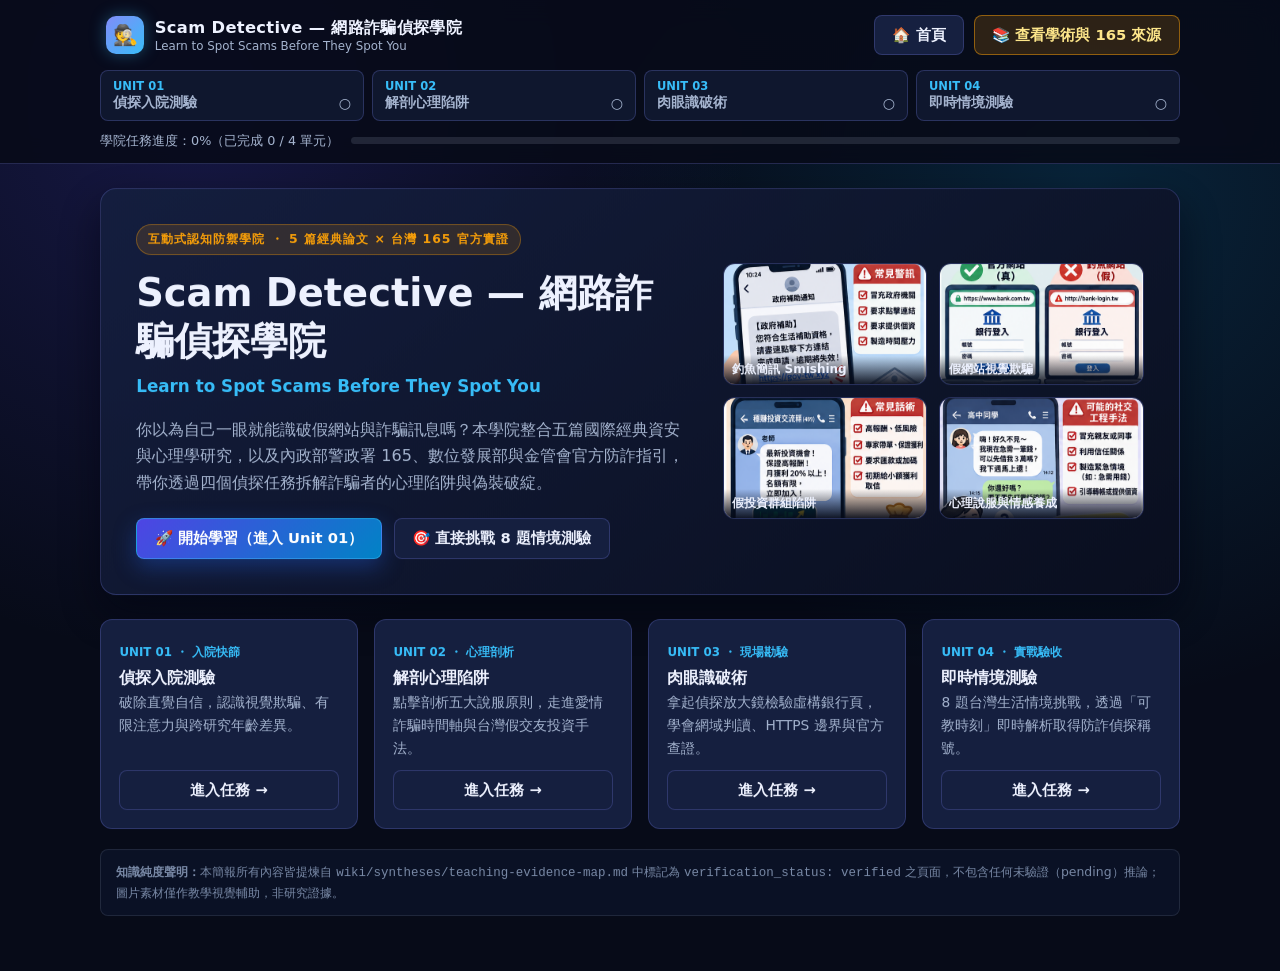
<file: index.html>
<!DOCTYPE html>
<html lang="zh-Hant">
<head>
  <meta charset="UTF-8" />
  <meta http-equiv="refresh" content="0; url=presentation/index.html" />
  <title>Scam Detective — 網路詐騙偵探學院</title>
</head>
<body>
  <p>正在前往 <strong>Scam Detective — 網路詐騙偵探學院</strong> 互動簡報…</p>
  <p>若未自動跳轉，請點擊：<a href="presentation/index.html">開啟互動簡報</a></p>
</body>
</html>
</file>
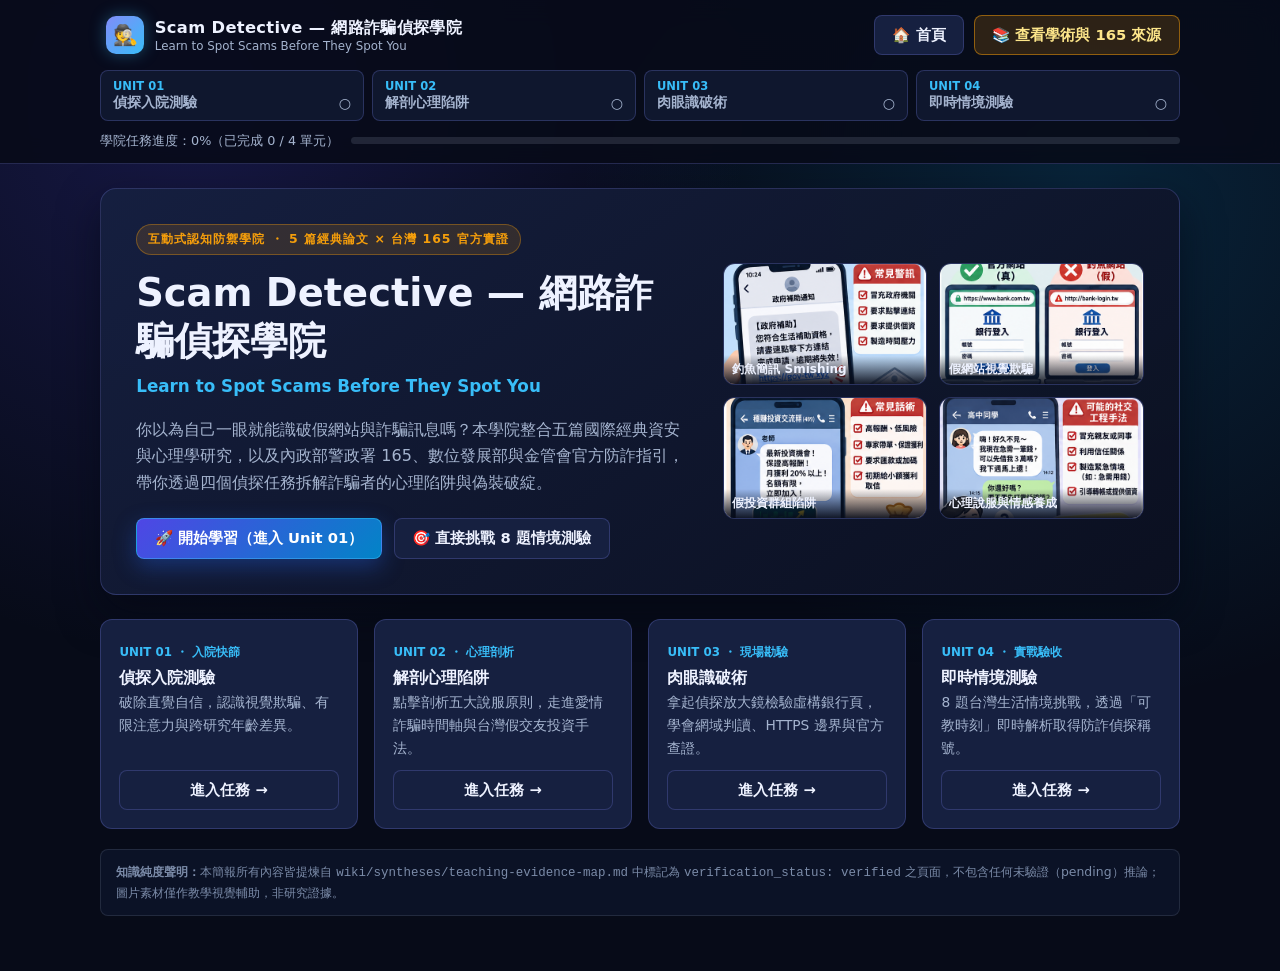
<file: presentation/index.html>
<!DOCTYPE html>
<html lang="zh-Hant">
<head>
  <meta charset="UTF-8" />
  <meta name="viewport" content="width=device-width, initial-scale=1.0" />
  <title>Scam Detective — 網路詐騙偵探學院</title>
  <link rel="stylesheet" href="css/style.css" />
</head>
<body>
  <a href="#main-content" class="skip-link">跳至主要內容</a>

  <header class="top-header">
    <div class="header-inner">
      <button type="button" class="brand-btn" data-nav="home" aria-label="返回 Scam Detective 首頁">
        <span class="brand-badge" aria-hidden="true">🕵️</span>
        <span>
          <span class="brand-title">Scam Detective — 網路詐騙偵探學院</span>
          <span class="brand-sub">Learn to Spot Scams Before They Spot You</span>
        </span>
      </button>
      <div class="header-actions">
        <button type="button" class="btn" data-nav="home">🏠 首頁</button>
        <button type="button" class="btn btn-amber" id="open-sources-btn">📚 查看學術與 165 來源</button>
      </div>
    </div>

    <nav class="unit-bar" aria-label="四大教學單元導覽">
      <div class="unit-tabs" role="tablist">
        <button type="button" class="unit-tab" role="tab" aria-selected="false" data-nav="unit1">
          <span class="tab-num">Unit 01</span>
          <span class="tab-name">偵探入院測驗 <span class="tab-status">○</span></span>
        </button>
        <button type="button" class="unit-tab" role="tab" aria-selected="false" data-nav="unit2">
          <span class="tab-num">Unit 02</span>
          <span class="tab-name">解剖心理陷阱 <span class="tab-status">○</span></span>
        </button>
        <button type="button" class="unit-tab" role="tab" aria-selected="false" data-nav="unit3">
          <span class="tab-num">Unit 03</span>
          <span class="tab-name">肉眼識破術 <span class="tab-status">○</span></span>
        </button>
        <button type="button" class="unit-tab" role="tab" aria-selected="false" data-nav="unit4">
          <span class="tab-num">Unit 04</span>
          <span class="tab-name">即時情境測驗 <span class="tab-status">○</span></span>
        </button>
      </div>
      <div class="progress-wrap">
        <span id="global-progress-text">學院任務進度：0%（已完成 0 / 4 單元）</span>
        <div class="progress-track" aria-hidden="true">
          <div class="progress-fill" id="global-progress-fill"></div>
        </div>
      </div>
    </nav>
  </header>

  <main id="main-content" class="main-container">
    <!-- HOME VIEW -->
    <section id="view-home" class="view-panel active" aria-labelledby="home-heading">
      <div class="hero-card">
        <div>
          <span class="eyebrow">互動式認知防禦學院 ・ 5 篇經典論文 × 台灣 165 官方實證</span>
          <h1 id="home-heading">Scam Detective — 網路詐騙偵探學院</h1>
          <p class="hero-subtitle">Learn to Spot Scams Before They Spot You</p>
          <p class="hero-desc">
            你以為自己一眼就能識破假網站與詐騙訊息嗎？本學院整合五篇國際經典資安與心理學研究，以及內政部警政署 165、數位發展部與金管會官方防詐指引，帶你透過四個偵探任務拆解詐騙者的心理陷阱與偽裝破綻。
          </p>
          <div class="hero-cta">
            <button type="button" class="btn btn-primary" id="start-learning-btn" data-nav="unit1">🚀 開始學習（進入 Unit 01）</button>
            <button type="button" class="btn" data-nav="unit4">🎯 直接挑戰 8 題情境測驗</button>
          </div>
        </div>
        <div class="hero-visual-grid" aria-label="常見詐騙案件視覺導覽">
          <div class="hero-thumb"><img src="../assets/01_phishing_sms.png" alt="釣魚簡訊示意圖" /><span>釣魚簡訊 Smishing</span></div>
          <div class="hero-thumb"><img src="../assets/02_fake_website.png" alt="偽冒網站示意圖" /><span>假網站視覺欺騙</span></div>
          <div class="hero-thumb"><img src="../assets/03_investment_scam.png" alt="假投資詐騙示意圖" /><span>假投資群組陷阱</span></div>
          <div class="hero-thumb"><img src="../assets/04_social_engineering.png" alt="社交工程示意圖" /><span>心理說服與情感養成</span></div>
        </div>
      </div>

      <div class="mission-grid">
        <article class="mission-card">
          <div>
            <span class="mission-tag">UNIT 01 ・ 入院快篩</span>
            <h3>偵探入院測驗</h3>
            <p>破除直覺自信，認識視覺欺騙、有限注意力與跨研究年齡差異。</p>
          </div>
          <button type="button" class="btn" data-nav="unit1">進入任務 →</button>
        </article>
        <article class="mission-card">
          <div>
            <span class="mission-tag">UNIT 02 ・ 心理剖析</span>
            <h3>解剖心理陷阱</h3>
            <p>點擊剖析五大說服原則，走進愛情詐騙時間軸與台灣假交友投資手法。</p>
          </div>
          <button type="button" class="btn" data-nav="unit2">進入任務 →</button>
        </article>
        <article class="mission-card">
          <div>
            <span class="mission-tag">UNIT 03 ・ 現場勘驗</span>
            <h3>肉眼識破術</h3>
            <p>拿起偵探放大鏡檢驗虛構銀行頁，學會網域判讀、HTTPS 邊界與官方查證。</p>
          </div>
          <button type="button" class="btn" data-nav="unit3">進入任務 →</button>
        </article>
        <article class="mission-card">
          <div>
            <span class="mission-tag">UNIT 04 ・ 實戰驗收</span>
            <h3>即時情境測驗</h3>
            <p>8 題台灣生活情境挑戰，透過「可教時刻」即時解析取得防詐偵探稱號。</p>
          </div>
          <button type="button" class="btn" data-nav="unit4">進入任務 →</button>
        </article>
      </div>

      <div class="source-footnote">
        <strong>知識純度聲明：</strong>本簡報所有內容皆提煉自 <code>wiki/syntheses/teaching-evidence-map.md</code> 中標記為 <code>verification_status: verified</code> 之頁面，不包含任何未驗證（pending）推論；圖片素材僅作教學視覺輔助，非研究證據。
      </div>
    </section>

    <!-- UNIT 1 -->
    <section id="view-unit1" class="view-panel" aria-labelledby="u1-heading" aria-hidden="true">
      <div class="unit-header">
        <div>
          <span class="eyebrow">Unit 01 ・ 偵探入院測驗</span>
          <h2 id="u1-heading">你真的能一眼看穿詐騙嗎？</h2>
          <p class="unit-lead">許多人認為「自己很懂網路、不會上當」，但經典研究顯示，人類的直覺與注意力盲點正是釣魚攻擊的突破口。</p>
        </div>
      </div>

      <div class="card">
        <h3>🧪 互動任務：你最信任哪一個網站安全訊號？</h3>
        <div class="grid-2" style="align-items:center;">
          <div>
            <img src="../assets/02_fake_website.png" alt="偽冒網站外觀觀察示意圖" class="case-img" />
            <p class="img-caption">※ 教學情境示意圖（非實驗原圖）</p>
          </div>
          <div>
            <p style="margin-top:0;">請從下方四個選項中，點擊<strong>你平常最容易用來判斷「這網站是真的」</strong>的訊號，立刻看看研究結果怎麼說：</p>
            <div id="u1-options" class="option-list"></div>
          </div>
        </div>
        <div id="u1-feedback" class="feedback-box" aria-live="polite"></div>
      </div>

      <div class="grid-2">
        <div class="card">
          <h3>🔬 關鍵實驗數據（附嚴格研究邊界）</h3>
          <ul>
            <li><strong>單一最逼真仿冒網站（Dhamija 2006, n=22）</strong>：仿冒 Bank of the West 的網頁讓 <strong>90.9%（20/22 人）</strong>誤判。<br/><span style="font-size:0.84rem;color:var(--text-muted);">⚠️ 邊界：僅限該特定高品質仿冒頁的 22 人實驗室結果，不可泛化為所有釣魚網站成功率。</span></li>
            <li><strong>23%（5/22 人）</strong>完全不看瀏覽器網址列與安全指標，只靠網頁外觀判斷；全體 22 人平均辨識錯誤率約 <strong>40%</strong>。</li>
            <li><strong>68%（15/22 人）</strong>在特定自簽 SSL 憑證警告情境下直接點「確定」略過。</li>
          </ul>
        </div>
        <div class="card">
          <h3>⚖️ 跨研究結果差異：年輕人比較不會被騙嗎？</h3>
          <p style="margin-top:0;">兩篇研究對「年齡與釣魚易受騙性」有不同結果（屬<strong>跨研究結果差異</strong>，而非直接矛盾）：</p>
          <ul>
            <li><strong>Dhamija (2006)</strong>：n=22 實驗室測驗，未觀察到年齡顯著關聯（p=.772，小樣本統計效力有限）。</li>
            <li><strong>Kumaraguru (2009)</strong>：CMU 校園 515 人 28 天真實收信實驗（後測年齡 N=267），<strong>18–25 歲組</strong>在所有測試日均顯著更易誤點（Day 0 達 <strong>62.3%</strong>），且資工系（48.2%）未顯著優於他系。</li>
          </ul>
          <div class="callout warn" style="margin-bottom:0;">
            兩篇樣本與場域不同，不可強推一般人口定論，但足以打破「年輕／理工背景＝免疫」的過度自信。
          </div>
        </div>
      </div>

      <div class="unit-nav-footer">
        <button type="button" class="btn" data-step="prev">← 返回首頁</button>
        <button type="button" class="btn btn-primary" data-step="next">前往 Unit 02：解剖心理陷阱 →</button>
      </div>
      <div class="source-footnote">
        學術與 Wiki 出處：Dhamija, Tygar &amp; Hearst (2006, PDF p.1, 3, 5, 7, 9)｜Kumaraguru et al. (2009, PDF p.3, 8–10)｜<code>wiki/papers/Dhamija2006.md</code>、<code>wiki/syntheses/anti-phishing-defenses-and-divergences.md</code>
      </div>
    </section>

    <!-- UNIT 2 -->
    <section id="view-unit2" class="view-panel" aria-labelledby="u2-heading" aria-hidden="true">
      <div class="unit-header">
        <div>
          <span class="eyebrow">Unit 02 ・ 解剖心理陷阱</span>
          <h2 id="u2-heading">詐騙者如何一步一步取得你的信任？</h2>
          <p class="unit-lead">不要只靠找錯字！詐騙訊息常同時按下多個心理按鈕，而在網路交友詐騙中，犯罪者更願意花上數月進行長期情感養成。</p>
        </div>
      </div>

      <!-- Lab 2A -->
      <div class="card">
        <h3>🔎 互動實驗 A：點擊可疑訊息中的 5 個心理陷阱線索</h3>
        <p style="margin-top:0;color:var(--text-muted);">以下是一則<strong>教學模擬訊息</strong>。請點擊畫有虛線框的紅旗片段，逐一辨識 Ferreira et al. (2015) 整合的五大說服原則（<span id="u2-clue-count">已解剖線索：0 / 5</span>）：</p>
        <div class="grid-2" style="align-items:start;">
          <div class="mock-message" aria-label="模擬可疑釣魚郵件">
            <div class="mock-msg-header">
              <strong>寄件人：</strong>security-audit@notice-alert.example<br/>
              <strong>主旨：</strong>緊急帳戶安全補登通知（教學模擬）
            </div>
            <p style="margin:0;">
              <button type="button" class="clue-chip" data-clue-id="clue_auth">【中央銀行資安稽核部】</button>
              正式通知：<button type="button" class="clue-chip" data-clue-id="clue_lsd">親愛的本校師生老朋友您好，我是之前協助您開戶的林專員</button>。
              系統偵測到您的帳戶異常，<button type="button" class="clue-chip" data-clue-id="clue_crc">我們已先為您免費升級 VIP 防護，請配合完成最後一步回報</button>。
              <button type="button" class="clue-chip" data-clue-id="clue_sp">目前已有 98% 用戶完成線上補登</button>，若於
              <button type="button" class="clue-chip" data-clue-id="clue_dis">2 小時內未完成驗證將永久凍結帳戶並扣除違約金</button>。
            </p>
          </div>
          <div>
            <img src="../assets/04_social_engineering.png" alt="社交工程心理操縱示意圖" class="case-img" />
            <div class="callout warn">
              <strong>⚠️ 證據界線提醒：</strong>Ferreira et al. (2015) 分析 52 封英文釣魚郵件，觀察到 LSD 與 DIS 最常出現且原則常組合出現；但<strong>出現頻率不等於詐騙成功率</strong>，多原則同現亦未經實驗證明效果更強。
            </div>
          </div>
        </div>
        <div id="u2-clue-feedback" class="feedback-box" aria-live="polite"></div>
      </div>

      <!-- Lab 2B -->
      <div class="card">
        <h3>💔 互動實驗 B：愛情詐騙與「假交友結合投資」時間軸</h3>
        <p style="margin-top:0;color:var(--text-muted);">
          Whitty (2013) 透過 20 名受害者質性訪談歸納七階段模型（⚠️ 屬質性歸納框架，<strong>並非所有受害者都會走完每個階段</strong>；Near-Win、認知失調與心流屬作者理論詮釋，非因果實驗驗證）。請切換階段並在關鍵時刻做出選擇：
        </p>
        <div class="grid-2" style="align-items:start;">
          <div>
            <div id="u2-timeline-pills" class="timeline-steps"></div>
            <div id="u2-timeline-stage" style="background:var(--bg-surface);border:1px solid var(--border);border-radius:var(--radius-md);padding:1rem;"></div>
          </div>
          <div>
            <img src="../assets/03_investment_scam.png" alt="假投資與假交友投資詐騙示意圖" class="case-img" />
            <div class="callout" style="margin-top:0.75rem;">
              <strong>🏛️ 台灣 165 打詐儀錶板在地觀察：</strong>台灣高發「假交友結合投資」手法，常結合長期情感養成（Grooming）與「初期小額出金、後期以保證金／稅金拒出金」的假投資平台。
            </div>
          </div>
        </div>
      </div>

      <div class="unit-nav-footer">
        <button type="button" class="btn" data-step="prev">← 上一單元：偵探入院測驗</button>
        <button type="button" class="btn btn-primary" data-step="next">前往 Unit 03：肉眼識破術 →</button>
      </div>
      <div class="source-footnote">
        學術與官方出處：Ferreira, Coventry &amp; Lenzini (2015, PDF p.4–5, 8–10)｜Whitty (2013, PDF p.19–32)｜165 打詐儀錶板、165 全民防騙網｜<code>wiki/papers/Ferreira2015.md</code>、<code>wiki/papers/Whitty2013.md</code>
      </div>
    </section>

    <!-- UNIT 3 -->
    <section id="view-unit3" class="view-panel" aria-labelledby="u3-heading" aria-hidden="true">
      <div class="unit-header">
        <div>
          <span class="eyebrow">Unit 03 ・ 肉眼識破術</span>
          <h2 id="u3-heading">網站看起來很真，就一定是真的嗎？</h2>
          <p class="unit-lead">以下為<strong>虛構品牌（SafeTrust Demo Bank）的教學模擬頁面</strong>（不蒐集任何真實密碼）。請點擊畫面中 4 個虛線標記，揪出偽冒網站的破綻！</p>
        </div>
      </div>

      <div class="card">
        <h3>🔍 互動勘驗：虛構銀行網站偵探放大鏡（<span id="u3-hotspot-count">已揪出可疑訊號：0 / 4</span>）</h3>
        <div class="mock-browser" aria-label="虛構銀行網站教學模擬介面">
          <div class="mock-chrome">
            <div class="chrome-dots" aria-hidden="true"><span></span><span></span><span></span></div>
            <div class="mock-url-bar">
              <button type="button" class="hotspot-btn" data-hotspot-id="hs_https">🔒 https://</button>
              <button type="button" class="hotspot-btn" data-hotspot-id="hs_domain">safetrust-demo-login.verify-account.example/login</button>
            </div>
            <button type="button" class="hotspot-btn" data-hotspot-id="hs_blacklist">🛡️ 瀏覽器無警告</button>
          </div>
          <div class="mock-page-body">
            <div>
              <span class="pill-badge" style="margin-bottom:0.5rem;">教學模擬情境 ・ 虛構品牌</span>
              <h4 style="margin:0.25rem 0 0.5rem;font-size:1.15rem;">🏦 SafeTrust Demo Bank 網路銀行</h4>
              <p style="font-size:0.88rem;color:var(--text-muted);margin:0 0 0.75rem;">
                頁面設計精美、附有防毒安全圖章，但請別只憑外觀判斷！
              </p>
              <button type="button" class="hotspot-btn" data-hotspot-id="hs_search">🔎 搜尋引擎比對查證原則</button>
            </div>
            <div class="fake-form-box" aria-label="非互動示意表單（不蒐集個資）">
              <div style="font-size:0.84rem;font-weight:700;margin-bottom:0.5rem;color:var(--accent-amber);">※ 教學示意欄位（停用輸入，不蒐集任何密碼）</div>
              <div class="fake-input-placeholder">帳號（示範用，不可輸入）</div>
              <div class="fake-input-placeholder">密碼／OTP（示範用，不可輸入）</div>
              <div style="font-size:0.78rem;color:var(--accent-emerald);">🔒 網頁內文假鎖頭：100% 安全認證（任何人都能貼圖！）</div>
            </div>
          </div>
        </div>
        <div id="u3-hotspot-feedback" class="feedback-box" aria-live="polite"></div>
      </div>

      <div class="card">
        <h3>📋 完整 5 步驟網站與官方查證 SOP</h3>
        <div class="grid-2" style="align-items:center;">
          <ol style="margin:0;padding-left:1.25rem;display:grid;gap:0.45rem;">
            <li><strong>看 Registered Domain</strong>：看 `.com`、`.tw`、`.gov.tw` 左邊緊鄰那一段主網域，不被子網域迷惑（Dhamija 2006）。</li>
            <li><strong>不信外觀與鎖頭</strong>：HTTPS 只代表加密，不證明網站合法；網頁內文鎖頭更可隨意偽造（Dhamija 2006）。</li>
            <li><strong>不迷信無瀏覽器警告</strong>：新釣魚站常只存活數小時，黑名單存在時間差（Zhang 2007；Kumaraguru 2009）。</li>
            <li><strong>敏感操作優先手動輸入官方網址或用官方 App</strong>：搜尋引擎比對僅能作輔助檢查，搜尋排名與廣告不能單獨證明合法（Zhang 2007）。</li>
            <li><strong>善用台灣官方查證管道</strong>：政府簡訊認明 <strong>111</strong>、官網結尾 <strong>.gov.tw</strong>；可至 <strong>165 全民防騙網</strong>、<strong>數發部網路詐騙通報查詢網</strong>、<strong>金管會官網</strong>查詢業者與涉詐網址。</li>
          </ol>
          <div>
            <img src="../assets/05_malware.png" alt="惡意連結與不明 App 警示示意圖" class="case-img" />
            <p class="img-caption">※ 提醒：Zhang (2007) CANTINA 之 89%–97% 指標限 2006–2007 英文實驗集，不可轉化為現代通用風險分數。</p>
          </div>
        </div>
      </div>

      <div class="unit-nav-footer">
        <button type="button" class="btn" data-step="prev">← 上一單元：解剖心理陷阱</button>
        <button type="button" class="btn btn-primary" data-step="next">前往 Unit 04：8 題即時情境測驗 →</button>
      </div>
      <div class="source-footnote">
        學術與官方出處：Dhamija et al. (2006, PDF p.2–3, 9)｜Zhang, Hong &amp; Cranor (2007, PDF p.4, 7–9)｜165 全民防騙網、數發部、金管會｜<code>wiki/tasks/check-website-legitimacy.md</code>
      </div>
    </section>

    <!-- UNIT 4 -->
    <section id="view-unit4" class="view-panel" aria-labelledby="u4-heading" aria-hidden="true">
      <div class="unit-header">
        <div>
          <span class="eyebrow">Unit 04 ・ 即時情境測驗（可教時刻演練）</span>
          <h2 id="u4-heading">現在換你當防詐偵探（8 題綜合挑戰）</h2>
          <p class="unit-lead">基於 Kumaraguru et al. (2009) 的嵌入式「可教時刻」訓練原理：每題答題後立即獲得研究與台灣官方解析，完賽後依錯題類型提供學習建議。</p>
        </div>
      </div>

      <div class="card" id="quiz-stage" aria-live="polite">
        <!-- Rendered by js/quiz.js -->
      </div>

      <div class="unit-nav-footer">
        <button type="button" class="btn" data-step="prev">← 上一單元：肉眼識破術</button>
        <button type="button" class="btn" data-nav="home">🏠 返回學院首頁</button>
      </div>
      <div class="source-footnote">
        學術與官方出處：Kumaraguru et al. (2009, PDF p.1, 8–10；Day 0 誤點子樣本 Day 28 點擊率單次組 27.0% vs. 控制組 54.4%，二次強化壓低輸入個資率至 14.7%)｜前述四篇論文＋165／數發部／金管會官方來源｜<code>wiki/syntheses/teaching-evidence-map.md</code>
      </div>
    </section>
  </main>

  <!-- SOURCES MODAL -->
  <div id="sources-modal" class="modal-backdrop" role="dialog" aria-modal="true" aria-labelledby="sources-modal-title" aria-hidden="true">
    <div class="modal-dialog">
      <div class="modal-head">
        <h3 id="sources-modal-title" style="margin:0;">📚 學術論文與台灣官方來源總覽（全數 Verified）</h3>
        <button type="button" class="btn" id="close-sources-btn" aria-label="關閉來源視窗">✕ 關閉</button>
      </div>
      <p style="margin-top:0;font-size:0.88rem;color:var(--text-muted);">
        本簡報所有內容皆可追溯至下列已驗證 Wiki 頁面、原始 PDF 頁碼與 2026-11-23 實測可連線之台灣官方網站。
      </p>
      <table class="source-table">
        <thead>
          <tr><th>類別</th><th>來源名稱與頁碼／查閱日</th><th>Wiki 路徑與外部連結</th></tr>
        </thead>
        <tbody id="sources-tbody"></tbody>
      </table>
    </div>
  </div>

  <script src="js/content.js"></script>
  <script src="js/quiz.js"></script>
  <script src="js/app.js"></script>
</body>
</html>
</file>
<file: presentation/css/style.css>
:root {
  --bg-deep: #070b18;
  --bg-surface: #0f172e;
  --bg-card: #162040;
  --bg-card-hover: #1c2952;
  --border: rgba(129, 140, 248, 0.24);
  --border-strong: rgba(56, 189, 248, 0.55);
  --text-main: #eef2ff;
  --text-muted: #a5b4cf;
  --text-dim: #7b8ba8;
  --accent-cyan: #38bdf8;
  --accent-indigo: #818cf8;
  --accent-amber: #f59e0b;
  --accent-emerald: #10b981;
  --accent-rose: #fb7185;
  --shadow-lg: 0 18px 40px rgba(3, 7, 18, 0.55);
  --radius-lg: 16px;
  --radius-md: 12px;
  --radius-sm: 8px;
}

*, *::before, *::after { box-sizing: border-box; }

html { scroll-behavior: smooth; }

body {
  margin: 0;
  font-family: "Noto Sans TC", "Microsoft JhengHei", "PingFang TC", system-ui, -apple-system, sans-serif;
  background: radial-gradient(circle at 15% 10%, rgba(79, 70, 229, 0.22), transparent 40%),
              radial-gradient(circle at 85% 20%, rgba(14, 165, 233, 0.16), transparent 38%),
              var(--bg-deep);
  color: var(--text-main);
  line-height: 1.65;
  min-height: 100vh;
}

a { color: var(--accent-cyan); text-decoration: none; }
a:hover { text-decoration: underline; }

button, [role="button"], .clue-chip, .hotspot-btn {
  font-family: inherit;
  cursor: pointer;
}

:focus-visible {
  outline: 3px solid var(--accent-amber);
  outline-offset: 2px;
}

.skip-link {
  position: absolute;
  left: -9999px;
  top: 0;
  background: var(--accent-amber);
  color: #0b1020;
  padding: 0.6rem 1rem;
  font-weight: 700;
  z-index: 1000;
}
.skip-link:focus { left: 1rem; top: 1rem; border-radius: var(--radius-sm); }

/* Header & Navigation */
.top-header {
  position: sticky;
  top: 0;
  z-index: 50;
  background: rgba(7, 11, 24, 0.88);
  backdrop-filter: blur(12px);
  border-bottom: 1px solid var(--border);
}

.header-inner {
  max-width: 1120px;
  margin: 0 auto;
  padding: 0.75rem 1.25rem;
  display: flex;
  align-items: center;
  justify-content: space-between;
  gap: 1rem;
  flex-wrap: wrap;
}

.brand-btn {
  background: none;
  border: none;
  color: var(--text-main);
  display: flex;
  align-items: center;
  gap: 0.65rem;
  padding: 0.25rem 0.4rem;
  border-radius: var(--radius-sm);
  text-align: left;
}
.brand-badge {
  width: 38px;
  height: 38px;
  border-radius: 10px;
  background: linear-gradient(135deg, var(--accent-indigo), var(--accent-cyan));
  display: grid;
  place-items: center;
  font-size: 1.25rem;
  box-shadow: 0 0 16px rgba(56, 189, 248, 0.35);
}
.brand-title { font-weight: 800; font-size: 1.02rem; display: block; letter-spacing: 0.02em; }
.brand-sub { font-size: 0.74rem; color: var(--text-muted); display: block; }

.header-actions { display: flex; align-items: center; gap: 0.6rem; flex-wrap: wrap; }

.btn {
  display: inline-flex;
  align-items: center;
  justify-content: center;
  gap: 0.45rem;
  padding: 0.6rem 1.1rem;
  border-radius: var(--radius-sm);
  border: 1px solid var(--border);
  background: var(--bg-card);
  color: var(--text-main);
  font-size: 0.92rem;
  font-weight: 600;
  transition: transform 0.15s ease, border-color 0.15s ease, background 0.15s ease;
}
.btn:hover:not(:disabled) {
  background: var(--bg-card-hover);
  border-color: var(--border-strong);
  transform: translateY(-1px);
}
.btn:disabled { opacity: 0.45; cursor: not-allowed; }

.btn-primary {
  background: linear-gradient(135deg, #4f46e5, #0284c7);
  border-color: rgba(56, 189, 248, 0.5);
  color: #fff;
  box-shadow: 0 8px 22px rgba(37, 99, 235, 0.35);
}
.btn-primary:hover:not(:disabled) {
  background: linear-gradient(135deg, #6366f1, #0ea5e9);
}
.btn-amber {
  background: rgba(245, 158, 11, 0.16);
  border-color: rgba(245, 158, 11, 0.5);
  color: #fde68a;
}

/* Unit Nav Bar & Progress */
.unit-bar {
  max-width: 1120px;
  margin: 0 auto;
  padding: 0 1.25rem 0.75rem;
}
.unit-tabs {
  display: grid;
  grid-template-columns: repeat(4, 1fr);
  gap: 0.5rem;
}
.unit-tab {
  background: var(--bg-surface);
  border: 1px solid var(--border);
  color: var(--text-muted);
  border-radius: var(--radius-sm);
  padding: 0.5rem 0.75rem;
  text-align: left;
  transition: all 0.18s ease;
}
.unit-tab:hover { border-color: var(--border-strong); color: var(--text-main); }
.unit-tab.active {
  background: linear-gradient(135deg, rgba(79, 70, 229, 0.35), rgba(14, 165, 233, 0.25));
  border-color: var(--accent-cyan);
  color: #fff;
}
.unit-tab.done .tab-status { color: var(--accent-emerald); }
.tab-num { font-size: 0.72rem; font-weight: 700; color: var(--accent-cyan); text-transform: uppercase; display: block; }
.tab-name { font-size: 0.88rem; font-weight: 700; display: flex; justify-content: space-between; align-items: center; }

.progress-wrap {
  margin-top: 0.55rem;
  display: flex;
  align-items: center;
  gap: 0.75rem;
  font-size: 0.8rem;
  color: var(--text-muted);
}
.progress-track {
  flex: 1;
  height: 7px;
  background: rgba(148, 163, 184, 0.18);
  border-radius: 999px;
  overflow: hidden;
}
.progress-fill {
  height: 100%;
  width: 0%;
  background: linear-gradient(90deg, var(--accent-indigo), var(--accent-cyan), var(--accent-emerald));
  border-radius: 999px;
  transition: width 0.35s ease;
}

/* Main Container */
.main-container {
  max-width: 1120px;
  margin: 0 auto;
  padding: 1.5rem 1.25rem 3.5rem;
}

.view-panel { display: none; animation: fadeIn 0.28s ease; }
.view-panel.active { display: block; }
@keyframes fadeIn { from { opacity: 0; transform: translateY(6px); } to { opacity: 1; transform: translateY(0); } }

/* Hero Landing */
.hero-card {
  background: linear-gradient(145deg, rgba(22, 32, 64, 0.96), rgba(11, 16, 32, 0.96));
  border: 1px solid var(--border);
  border-radius: var(--radius-lg);
  padding: 2.2rem;
  box-shadow: var(--shadow-lg);
  display: grid;
  grid-template-columns: 1.25fr 0.95fr;
  gap: 2rem;
  align-items: center;
}
.eyebrow {
  display: inline-block;
  font-size: 0.78rem;
  font-weight: 700;
  letter-spacing: 0.08em;
  text-transform: uppercase;
  color: var(--accent-amber);
  background: rgba(245, 158, 11, 0.14);
  border: 1px solid rgba(245, 158, 11, 0.35);
  padding: 0.25rem 0.7rem;
  border-radius: 999px;
  margin-bottom: 0.9rem;
}
.hero-card h1 { margin: 0 0 0.5rem; font-size: clamp(1.7rem, 3vw, 2.4rem); line-height: 1.25; }
.hero-subtitle { color: var(--accent-cyan); font-weight: 600; font-size: 1.05rem; margin: 0 0 1rem; }
.hero-desc { color: var(--text-muted); margin: 0 0 1.4rem; }
.hero-cta { display: flex; gap: 0.75rem; flex-wrap: wrap; }

.hero-visual-grid {
  display: grid;
  grid-template-columns: repeat(2, 1fr);
  gap: 0.75rem;
}
.hero-thumb {
  position: relative;
  border-radius: var(--radius-md);
  overflow: hidden;
  border: 1px solid var(--border);
  background: var(--bg-surface);
}
.hero-thumb img { width: 100%; height: 120px; object-fit: cover; display: block; }
.hero-thumb span {
  position: absolute;
  bottom: 0;
  left: 0;
  right: 0;
  padding: 0.3rem 0.55rem;
  font-size: 0.75rem;
  font-weight: 600;
  background: linear-gradient(transparent, rgba(7, 11, 24, 0.92));
}

.mission-grid {
  margin-top: 1.5rem;
  display: grid;
  grid-template-columns: repeat(4, 1fr);
  gap: 1rem;
}
.mission-card {
  background: var(--bg-card);
  border: 1px solid var(--border);
  border-radius: var(--radius-md);
  padding: 1.15rem;
  display: flex;
  flex-direction: column;
  justify-content: space-between;
  gap: 0.65rem;
  transition: border-color 0.2s ease, transform 0.2s ease;
}
.mission-card:hover { border-color: var(--accent-cyan); transform: translateY(-2px); }
.mission-tag { font-size: 0.74rem; color: var(--accent-cyan); font-weight: 700; }
.mission-card h3 { margin: 0; font-size: 1.02rem; }
.mission-card p { margin: 0; font-size: 0.86rem; color: var(--text-muted); }

/* Section Cards & Case Dossiers */
.unit-header {
  display: flex;
  justify-content: space-between;
  align-items: flex-start;
  gap: 1rem;
  margin-bottom: 1.25rem;
  flex-wrap: wrap;
}
.unit-header h2 { margin: 0.25rem 0 0.35rem; font-size: clamp(1.35rem, 2.5vw, 1.85rem); }
.unit-lead { margin: 0; color: var(--text-muted); max-width: 72ch; }

.card {
  background: var(--bg-card);
  border: 1px solid var(--border);
  border-radius: var(--radius-lg);
  padding: 1.35rem 1.5rem;
  margin-bottom: 1.25rem;
  box-shadow: var(--shadow-lg);
}
.card h3 { margin-top: 0; font-size: 1.12rem; display: flex; align-items: center; gap: 0.5rem; }

.grid-2 { display: grid; grid-template-columns: repeat(2, 1fr); gap: 1.15rem; }
.grid-3 { display: grid; grid-template-columns: repeat(3, 1fr); gap: 1rem; }

.case-img {
  width: 100%;
  max-height: 230px;
  object-fit: cover;
  border-radius: var(--radius-md);
  border: 1px solid var(--border);
  display: block;
}
.img-caption { font-size: 0.78rem; color: var(--text-dim); margin-top: 0.4rem; }

.callout {
  border-left: 4px solid var(--accent-cyan);
  background: rgba(56, 189, 248, 0.08);
  padding: 0.85rem 1rem;
  border-radius: 0 var(--radius-sm) var(--radius-sm) 0;
  margin: 0.85rem 0;
  font-size: 0.92rem;
}
.callout.warn { border-left-color: var(--accent-amber); background: rgba(245, 158, 11, 0.1); }
.callout.danger { border-left-color: var(--accent-rose); background: rgba(251, 113, 133, 0.1); }
.callout.ok { border-left-color: var(--accent-emerald); background: rgba(16, 185, 129, 0.1); }

/* Interactive Elements */
.option-list { display: grid; gap: 0.65rem; margin: 1rem 0; }
.option-btn {
  text-align: left;
  padding: 0.85rem 1rem;
  border-radius: var(--radius-md);
  border: 1px solid var(--border);
  background: var(--bg-surface);
  color: var(--text-main);
  font-size: 0.94rem;
  transition: all 0.15s ease;
}
.option-btn:hover:not(:disabled) { border-color: var(--accent-cyan); background: #162347; }
.option-btn.selected { border-color: var(--accent-amber); background: rgba(245, 158, 11, 0.15); }
.option-btn.correct { border-color: var(--accent-emerald); background: rgba(16, 185, 129, 0.2); }
.option-btn.wrong { border-color: var(--accent-rose); background: rgba(251, 113, 133, 0.2); }

.feedback-box {
  margin-top: 1rem;
  padding: 1rem 1.15rem;
  border-radius: var(--radius-md);
  border: 1px solid var(--border);
  background: rgba(15, 23, 46, 0.9);
  display: none;
}
.feedback-box.show { display: block; animation: fadeIn 0.22s ease; }

/* Unit 2 Message Clue Inspector */
.mock-message {
  background: #0b1226;
  border: 1px solid var(--border);
  border-radius: var(--radius-md);
  padding: 1.1rem 1.25rem;
  font-size: 0.95rem;
  line-height: 1.9;
}
.mock-msg-header {
  border-bottom: 1px dashed var(--border);
  padding-bottom: 0.6rem;
  margin-bottom: 0.75rem;
  font-size: 0.84rem;
  color: var(--text-muted);
}
.clue-chip {
  display: inline;
  padding: 0.15rem 0.45rem;
  border-radius: 6px;
  border: 1px dashed var(--accent-amber);
  background: rgba(245, 158, 11, 0.14);
  color: #fef3c7;
  font-size: inherit;
  transition: all 0.15s ease;
}
.clue-chip:hover { background: rgba(245, 158, 11, 0.28); }
.clue-chip.found {
  border-style: solid;
  border-color: var(--accent-emerald);
  background: rgba(16, 185, 129, 0.22);
  color: #d1fae5;
}

/* Unit 2 Romance Timeline */
.timeline-steps { display: flex; gap: 0.5rem; flex-wrap: wrap; margin-bottom: 1rem; }
.timeline-pill {
  padding: 0.4rem 0.75rem;
  border-radius: 999px;
  border: 1px solid var(--border);
  background: var(--bg-surface);
  color: var(--text-muted);
  font-size: 0.82rem;
  font-weight: 600;
}
.timeline-pill.active { background: var(--accent-indigo); color: #fff; border-color: var(--accent-indigo); }

/* Unit 3 Mock Browser Magnifier */
.mock-browser {
  border: 1px solid var(--border-strong);
  border-radius: var(--radius-md);
  overflow: hidden;
  background: #0a1020;
}
.mock-chrome {
  background: #1a2444;
  padding: 0.65rem 0.9rem;
  display: flex;
  align-items: center;
  gap: 0.6rem;
  flex-wrap: wrap;
  border-bottom: 1px solid var(--border);
}
.chrome-dots { display: flex; gap: 0.35rem; }
.chrome-dots span { width: 10px; height: 10px; border-radius: 50%; background: #475569; }
.mock-url-bar {
  flex: 1;
  min-width: 220px;
  background: #0b1224;
  border: 1px solid var(--border);
  border-radius: 999px;
  padding: 0.35rem 0.85rem;
  font-family: ui-monospace, Consolas, monospace;
  font-size: 0.84rem;
  color: #e2e8f0;
  display: flex;
  align-items: center;
  gap: 0.45rem;
  flex-wrap: wrap;
}
.hotspot-btn {
  background: rgba(245, 158, 11, 0.16);
  border: 1px dashed var(--accent-amber);
  color: #fde68a;
  border-radius: 6px;
  padding: 0.18rem 0.5rem;
  font-size: 0.84rem;
  font-weight: 600;
}
.hotspot-btn.found {
  background: rgba(16, 185, 129, 0.22);
  border: 1px solid var(--accent-emerald);
  color: #a7f3d0;
}
.mock-page-body {
  padding: 1.25rem;
  display: grid;
  grid-template-columns: 1fr 1fr;
  gap: 1.2rem;
  align-items: center;
}
.fake-form-box {
  background: #131c38;
  border: 1px solid var(--border);
  border-radius: var(--radius-md);
  padding: 1rem;
}
.fake-input-placeholder {
  background: #090e1d;
  border: 1px solid rgba(148, 163, 184, 0.3);
  border-radius: 6px;
  padding: 0.5rem 0.7rem;
  font-size: 0.84rem;
  color: var(--text-dim);
  margin-bottom: 0.6rem;
}

/* Unit 4 Quiz */
.quiz-meta {
  display: flex;
  justify-content: space-between;
  align-items: center;
  gap: 0.75rem;
  flex-wrap: wrap;
  margin-bottom: 0.85rem;
  font-size: 0.88rem;
  color: var(--text-muted);
}
.pill-badge {
  display: inline-block;
  padding: 0.2rem 0.65rem;
  border-radius: 999px;
  font-size: 0.78rem;
  font-weight: 700;
  background: rgba(129, 140, 248, 0.2);
  color: #c7d2fe;
  border: 1px solid rgba(129, 140, 248, 0.4);
}
.score-banner {
  text-align: center;
  padding: 1.5rem;
  border-radius: var(--radius-md);
  background: linear-gradient(135deg, rgba(79, 70, 229, 0.26), rgba(16, 185, 129, 0.2));
  border: 1px solid var(--accent-cyan);
  margin-bottom: 1.15rem;
}
.score-big { font-size: 2.3rem; font-weight: 800; color: var(--accent-cyan); }

/* Footnote & Nav Footer */
.unit-nav-footer {
  display: flex;
  justify-content: space-between;
  align-items: center;
  gap: 0.75rem;
  margin-top: 1.5rem;
  padding-top: 1rem;
  border-top: 1px solid var(--border);
  flex-wrap: wrap;
}
.source-footnote {
  margin-top: 1.25rem;
  padding: 0.7rem 0.95rem;
  border-radius: var(--radius-sm);
  background: rgba(15, 23, 46, 0.65);
  border: 1px solid rgba(148, 163, 184, 0.16);
  font-size: 0.78rem;
  color: var(--text-dim);
}

/* Modal Drawer for Sources */
.modal-backdrop {
  position: fixed;
  inset: 0;
  background: rgba(3, 7, 18, 0.75);
  display: none;
  align-items: center;
  justify-content: center;
  padding: 1rem;
  z-index: 200;
}
.modal-backdrop.open { display: flex; }
.modal-dialog {
  width: min(820px, 100%);
  max-height: 86vh;
  overflow-y: auto;
  background: var(--bg-surface);
  border: 1px solid var(--border-strong);
  border-radius: var(--radius-lg);
  padding: 1.5rem;
  box-shadow: var(--shadow-lg);
}
.modal-head {
  display: flex;
  justify-content: space-between;
  align-items: center;
  gap: 1rem;
  border-bottom: 1px solid var(--border);
  padding-bottom: 0.75rem;
  margin-bottom: 1rem;
}
.source-table { width: 100%; border-collapse: collapse; font-size: 0.86rem; }
.source-table th, .source-table td {
  border-bottom: 1px solid var(--border);
  padding: 0.55rem 0.6rem;
  text-align: left;
  vertical-align: top;
}
.source-table th { color: var(--accent-cyan); }

/* Responsive */
@media (max-width: 900px) {
  .hero-card, .grid-2, .grid-3, .mock-page-body { grid-template-columns: 1fr; }
  .mission-grid { grid-template-columns: repeat(2, 1fr); }
  .unit-tabs { grid-template-columns: repeat(2, 1fr); }
}
@media (max-width: 560px) {
  .mission-grid, .unit-tabs, .hero-visual-grid { grid-template-columns: 1fr; }
  .hero-card, .card { padding: 1.1rem; }
}
</file>
